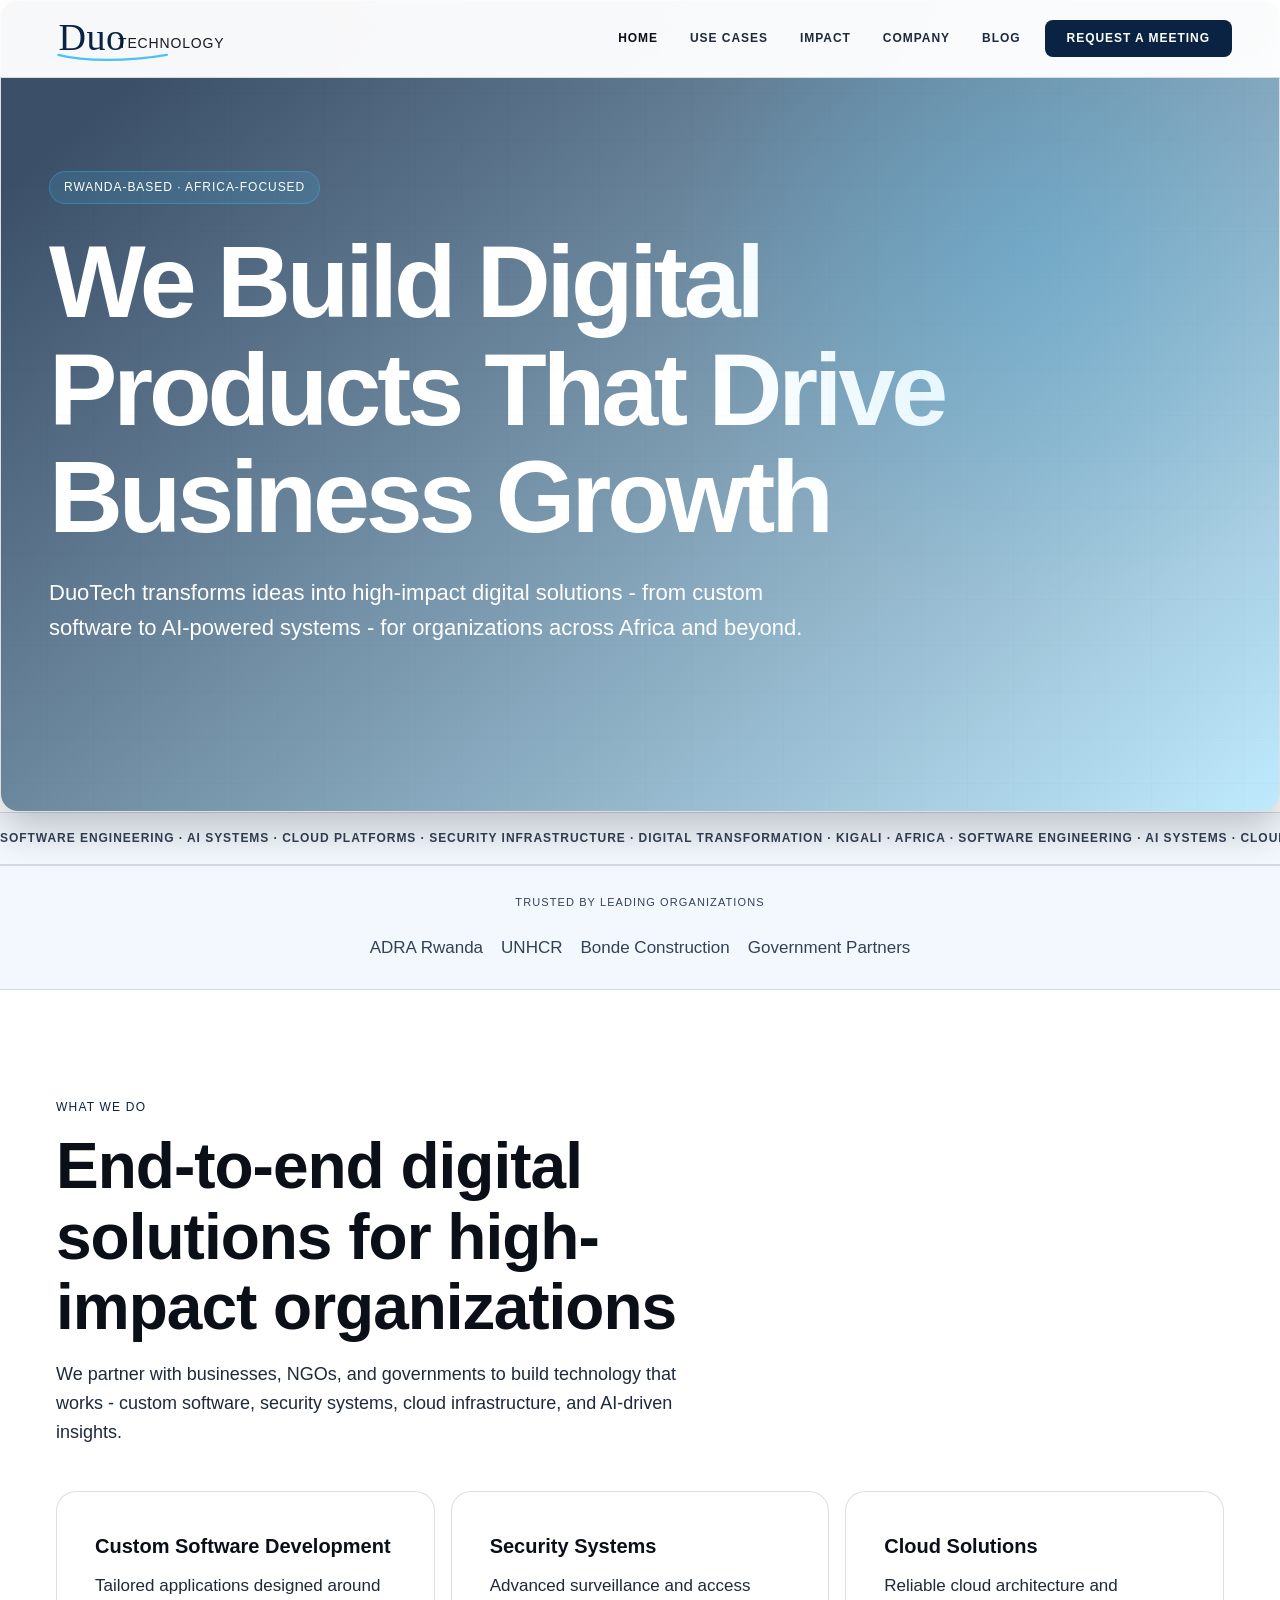
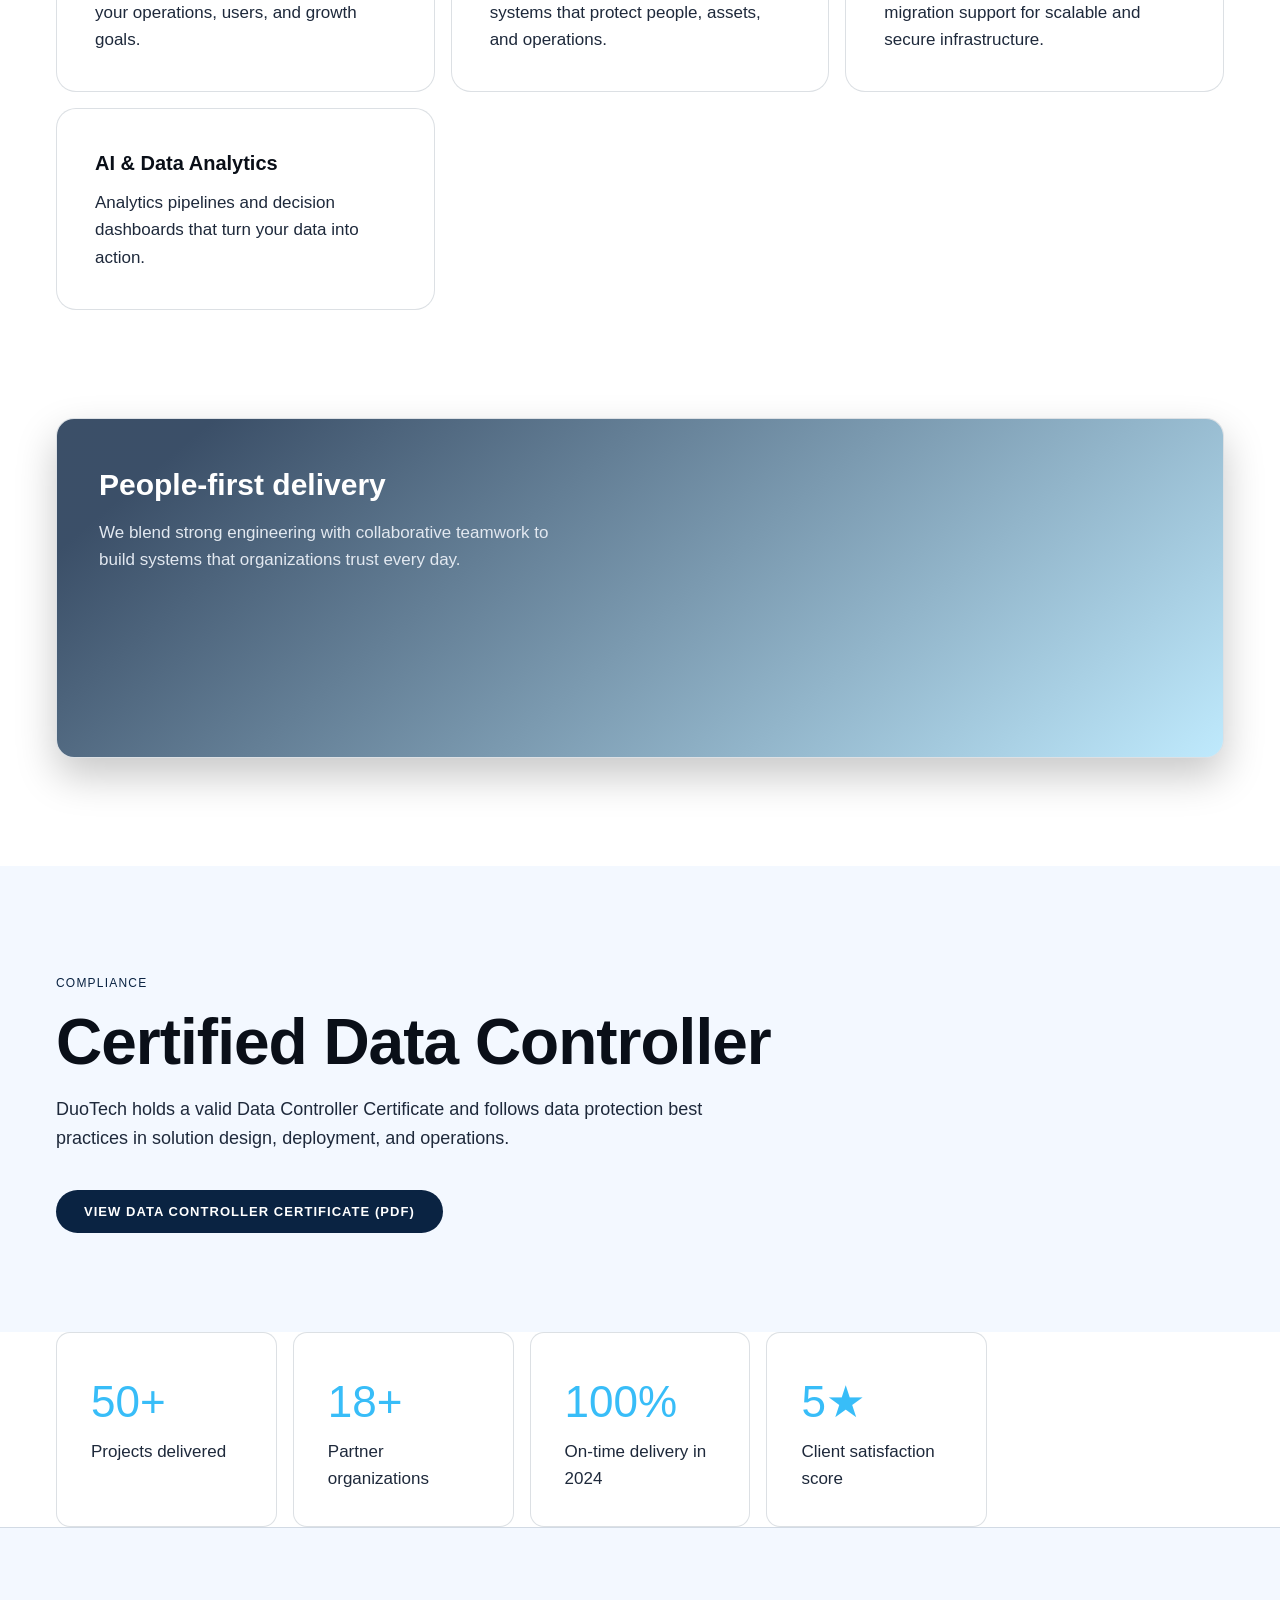
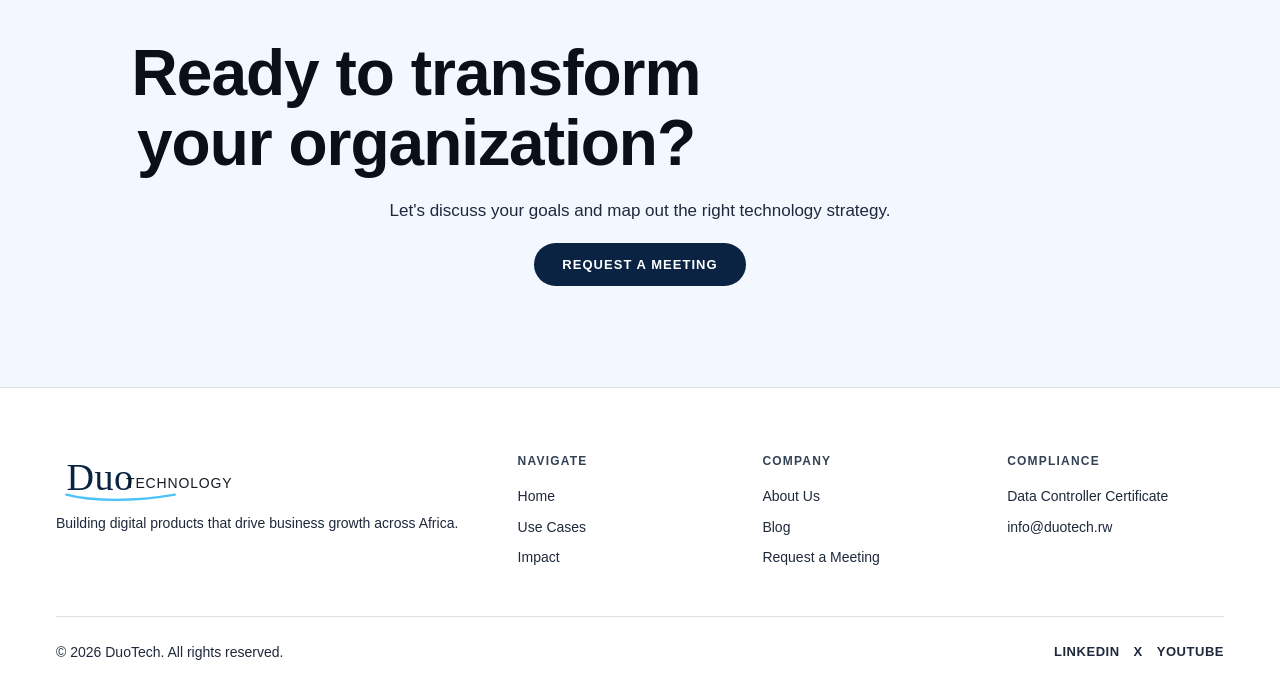
<file: index.html>
<!DOCTYPE html>
<html lang="en">
<head>
  <meta charset="UTF-8">
  <meta name="viewport" content="width=device-width, initial-scale=1.0">
  <title>Duo Technology LTD  - Welcome!</title>
  <meta name="description" content="DuoTech is a Kigali, Rwanda technology company delivering custom software, digital infrastructure, and AI-powered solutions for businesses, NGOs, and institutions across Africa.">
  <meta name="robots" content="index, follow">
  <link rel="canonical" href="https://duotech.rw/">
  <meta property="og:type" content="website">
  <meta property="og:title" content="DuoTech - Digital Solutions from Rwanda">
  <meta property="og:description" content="Professional software development and digital transformation services from Kigali, Rwanda.">
  <meta property="og:url" content="https://duotech.rw/">
  <meta property="og:image" content="https://images.unsplash.com/photo-1517048676732-d65bc937f952?auto=format&fit=crop&w=1600&q=80">
  <meta name="twitter:card" content="summary_large_image">
  <meta name="twitter:title" content="DuoTech - Digital Solutions from Rwanda">
  <meta name="twitter:description" content="Professional software development and digital transformation services from Kigali, Rwanda.">
  <meta name="twitter:image" content="https://images.unsplash.com/photo-1517048676732-d65bc937f952?auto=format&fit=crop&w=1600&q=80">
  <link rel="icon" type="image/svg+xml" href="images/duotech-wordmark.svg">
  <link rel="stylesheet" href="styles.css">
  <script src="js/components.js" defer></script>
  <script type="application/ld+json">
    {
      "@context": "https://schema.org",
      "@type": "Organization",
      "name": "DuoTech",
      "url": "https://duotech.rw",
      "logo": "https://duotech.rw/images/duotech-wordmark.svg",
      "description": "Kigali-based software and digital transformation company serving organizations in Rwanda and across Africa.",
      "email": "info@duotech.rw",
      "address": {
        "@type": "PostalAddress",
        "addressLocality": "Kigali",
        "addressCountry": "RW"
      }
    }
  </script>
</head>
<body>
  <site-nav active="home"></site-nav>
  <div class="blend-card" style="background-image:url('https://images.unsplash.com/photo-1598605170898-853b9ae903fc?auto=format&fit=crop&w=1600&q=80');">
  <div class="hero">
    <div class="hero-grid"></div>
    <div class="hero-glow"></div>
    <div class="hero-tag">Rwanda-based · Africa-focused</div>
    <h1>We Build Digital Products That Drive Business Growth</h1>
    <p class="hero-sub">DuoTech transforms ideas into high-impact digital solutions - from custom software to AI-powered systems - for organizations across Africa and beyond.</p>
  </div>
  </div>
  <div class="ecosystem-strip" aria-label="DuoTech ecosystem">
    <div class="ecosystem-track">
      Software Engineering · AI Systems · Cloud Platforms · Security Infrastructure · Digital Transformation · Kigali · Africa · Software Engineering · AI Systems · Cloud Platforms · Security Infrastructure · Digital Transformation · Kigali · Africa
    </div>
  </div>

  <div class="trusted">
    <div class="trusted-label">Trusted by leading organizations</div>
    <div class="trusted-logos">
      <span>ADRA Rwanda</span><span>UNHCR</span><span>Bonde Construction</span><span>Government Partners</span>
    </div>
  </div>

  <section>
    <div class="section-tag">What We Do</div>
    <h2>End-to-end digital solutions for high-impact organizations</h2>
    <p class="lead">We partner with businesses, NGOs, and governments to build technology that works - custom software, security systems, cloud infrastructure, and AI-driven insights.</p>
    <div class="cards">
      <div class="card"><h3>Custom Software Development</h3><p>Tailored applications designed around your operations, users, and growth goals.</p></div>
      <div class="card"><h3>Security Systems</h3><p>Advanced surveillance and access systems that protect people, assets, and operations.</p></div>
      <div class="card"><h3>Cloud Solutions</h3><p>Reliable cloud architecture and migration support for scalable and secure infrastructure.</p></div>
      <div class="card"><h3>AI & Data Analytics</h3><p>Analytics pipelines and decision dashboards that turn your data into action.</p></div>
    </div>
  </section>

  <section class="blend-showcase">
    <div class="blend-card" style="background-image:url('https://images.unsplash.com/photo-1598605170898-853b9ae903fc?auto=format&fit=crop&w=1600&q=80');">
      <div class="blend-content">
        <h3>People-first delivery</h3>
        <p>We blend strong engineering with collaborative teamwork to build systems that organizations trust every day.</p>
      </div>
    </div>
  </section>
  <section class="alt">
    <div class="section-tag">Compliance</div>
    <h2>Certified Data Controller</h2>
    <p class="lead">DuoTech holds a valid Data Controller Certificate and follows data protection best practices in solution design, deployment, and operations.</p>
    <a class="btn-primary" href="pdf/data_controller.pdf" target="_blank" rel="noopener noreferrer">View Data Controller Certificate (PDF)</a>
  </section>

  <section style="padding-top:0;padding-bottom:0;">
    <div class="metrics">
      <div class="metric"><div class="metric-num">50+</div><div class="metric-label">Projects delivered</div></div>
      <div class="metric"><div class="metric-num">18+</div><div class="metric-label">Partner organizations</div></div>
      <div class="metric"><div class="metric-num">100%</div><div class="metric-label">On-time delivery in 2024</div></div>
      <div class="metric"><div class="metric-num">5★</div><div class="metric-label">Client satisfaction score</div></div>
    </div>
  </section>

  <div class="cta-banner">
    <h2>Ready to transform your organization?</h2>
    <p>Let's discuss your goals and map out the right technology strategy.</p>
    <a href="pages/meeting.html" class="btn-primary">Request a Meeting</a>
  </div>

  <site-footer></site-footer>
</body>
</html>
</file>
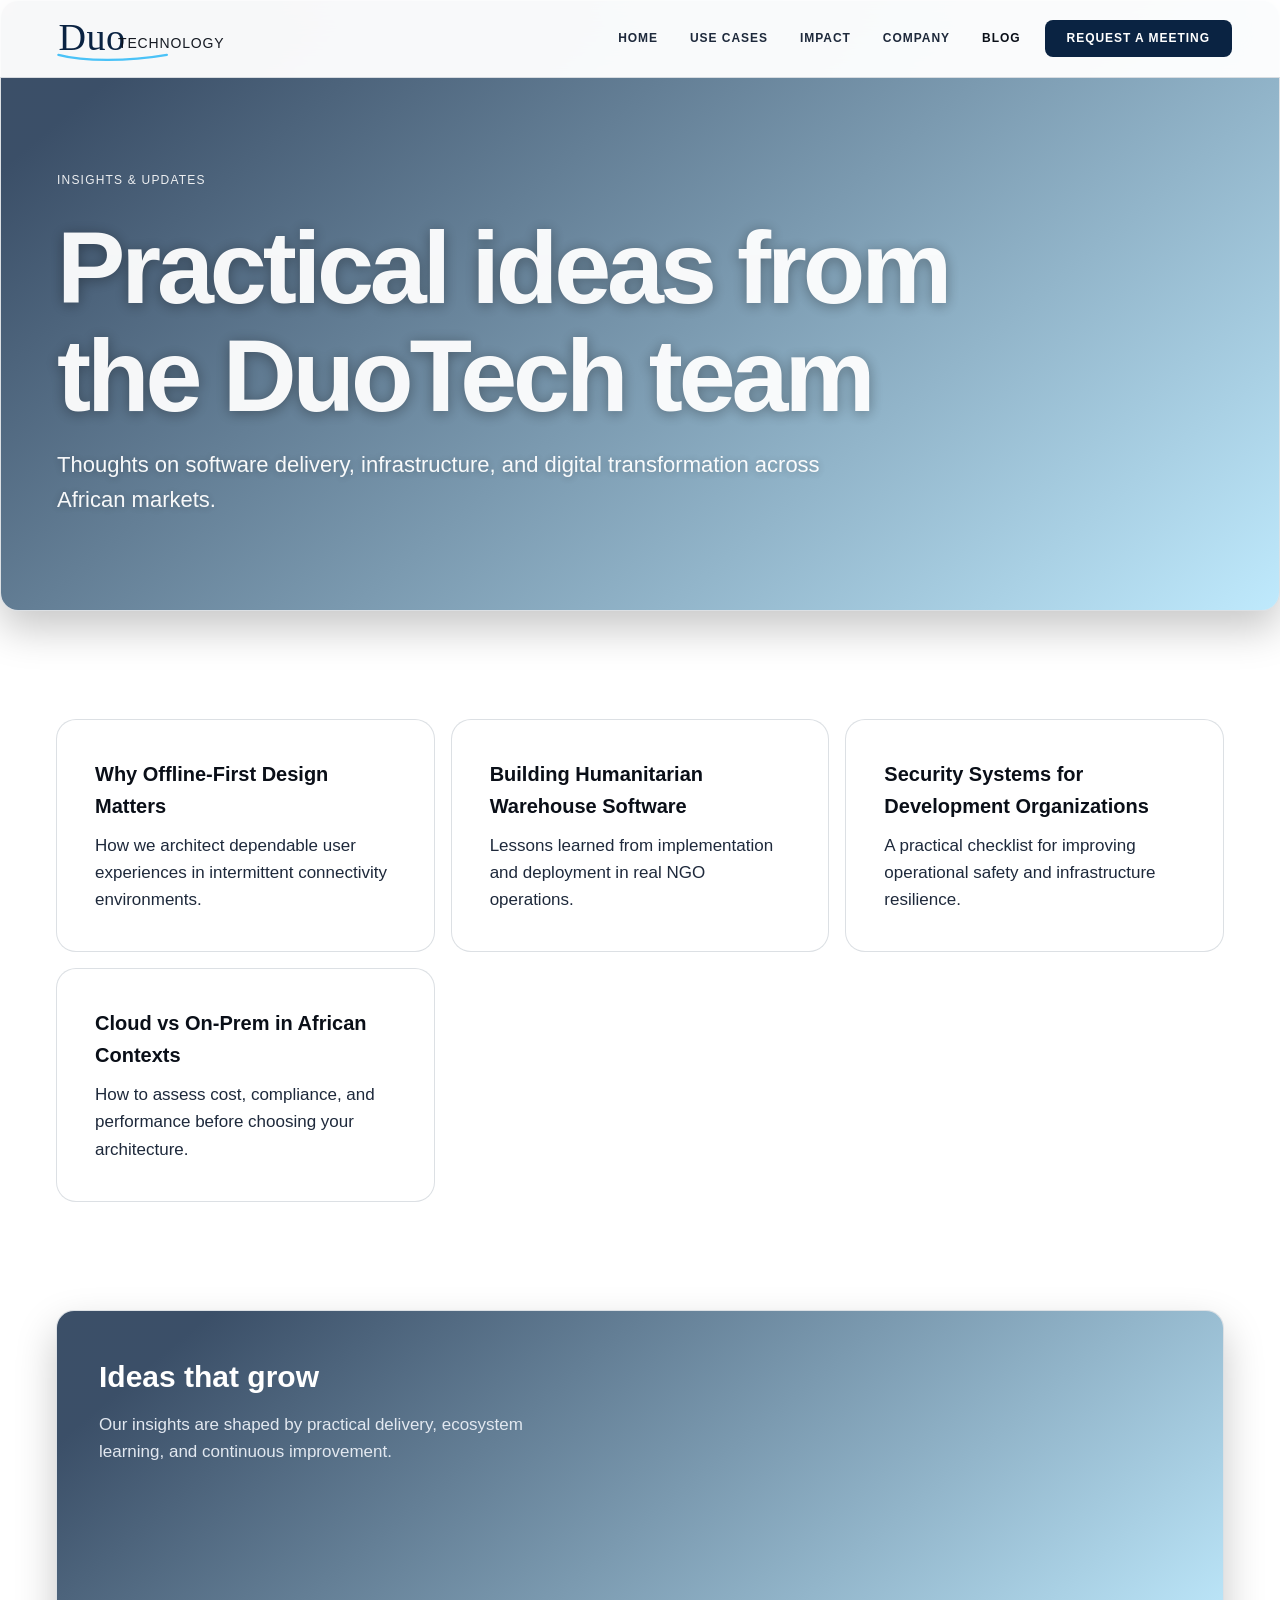
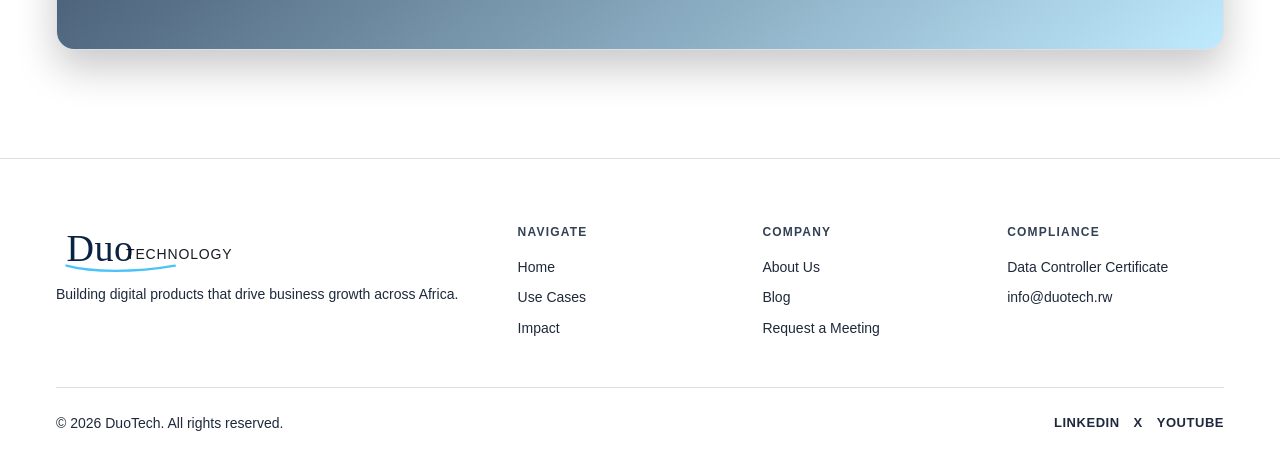
<file: pages/blog.html>
<!DOCTYPE html>
<html lang="en">
<head>
  <meta charset="UTF-8">
  <meta name="viewport" content="width=device-width, initial-scale=1.0">
  <title>DuoTech - Blog</title>
  <meta name="description" content="Insights from DuoTech on software engineering, digital transformation, and technology delivery in Rwanda and across Africa.">
  <meta name="robots" content="index, follow">
  <link rel="canonical" href="https://duotech.rw/pages/blog.html">
  <link rel="icon" type="image/svg+xml" href="../images/duotech-wordmark.svg">
  <link rel="stylesheet" href="../styles.css">
  <script src="../js/components.js" defer></script>
</head>
<body>
  <site-nav active="blog"></site-nav>
  <page-header
    images="background-image:url('https://images.unsplash.com/photo-1489640818597-89b1edc97db5?auto=format&fit=crop&w=1600&q=80');"
    tag="Insights & Updates"
    title="Practical ideas from the DuoTech team"
    subtitle="Thoughts on software delivery, infrastructure, and digital transformation across African markets.">
  </page-header>
  <section>
    <div class="cards">
      <div class="card"><h3>Why Offline-First Design Matters</h3><p>How we architect dependable user experiences in intermittent connectivity environments.</p></div>
      <div class="card"><h3>Building Humanitarian Warehouse Software</h3><p>Lessons learned from implementation and deployment in real NGO operations.</p></div>
      <div class="card"><h3>Security Systems for Development Organizations</h3><p>A practical checklist for improving operational safety and infrastructure resilience.</p></div>
      <div class="card"><h3>Cloud vs On-Prem in African Contexts</h3><p>How to assess cost, compliance, and performance before choosing your architecture.</p></div>
    </div>
  </section>
  <section class="blend-showcase">
    <div class="blend-card" style="background-image:url('https://images.unsplash.com/photo-1463320726281-696a485928c7?auto=format&fit=crop&w=1600&q=80');">
      <div class="blend-content">
        <h3>Ideas that grow</h3>
        <p>Our insights are shaped by practical delivery, ecosystem learning, and continuous improvement.</p>
      </div>
    </div>
  </section>
  <site-footer></site-footer>
</body>
</html>
</file>
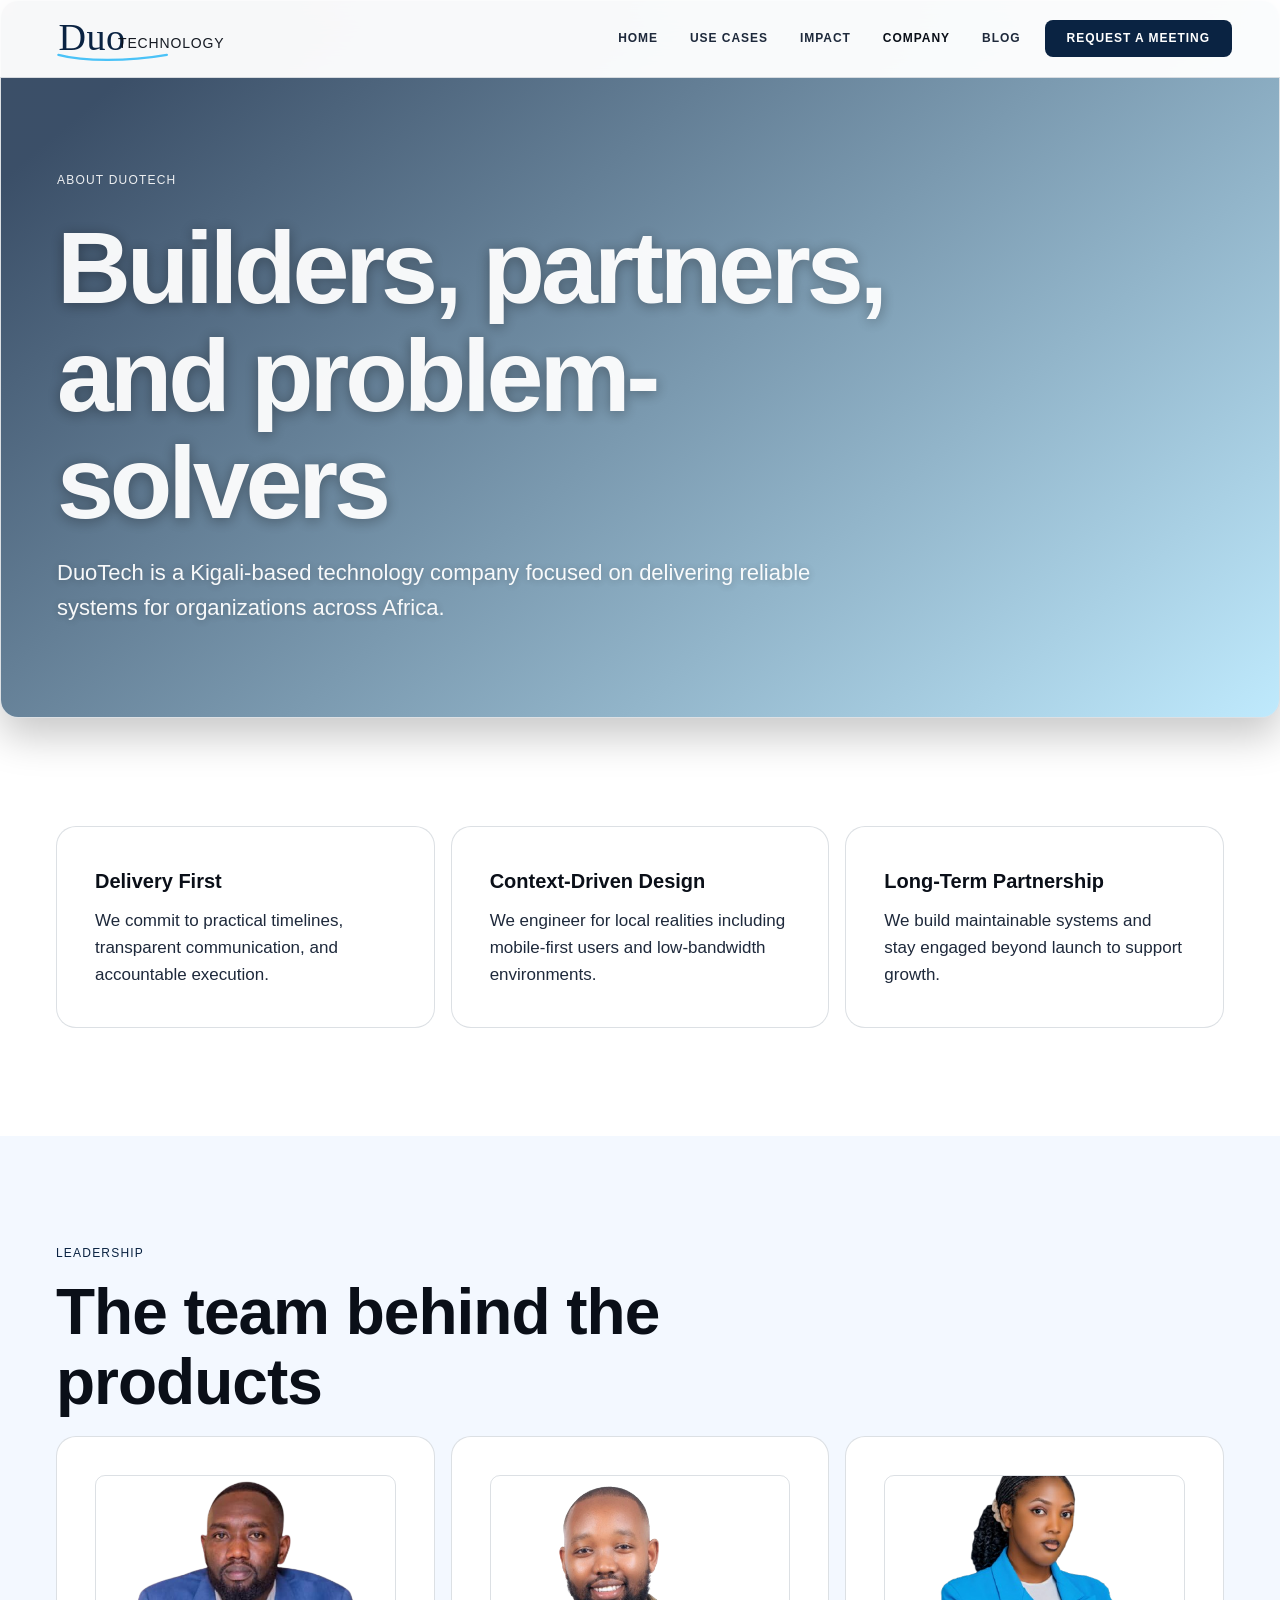
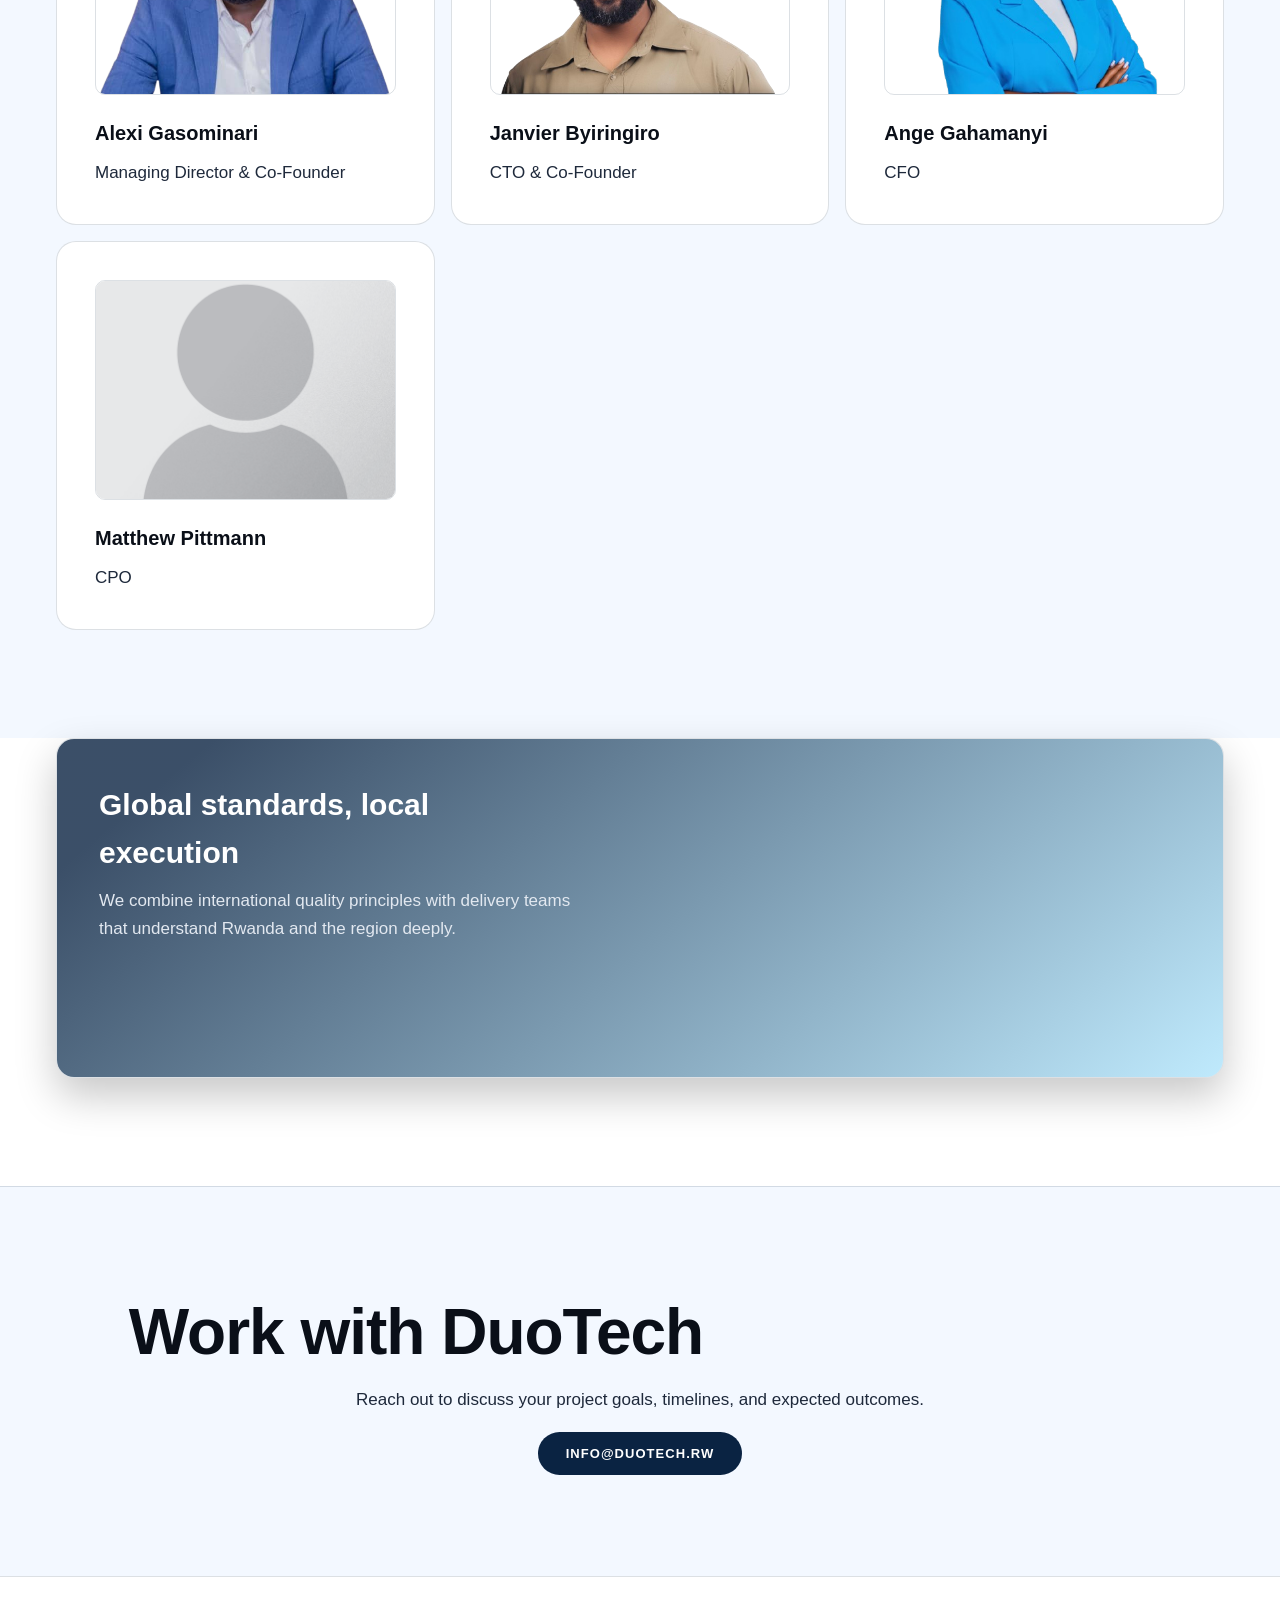
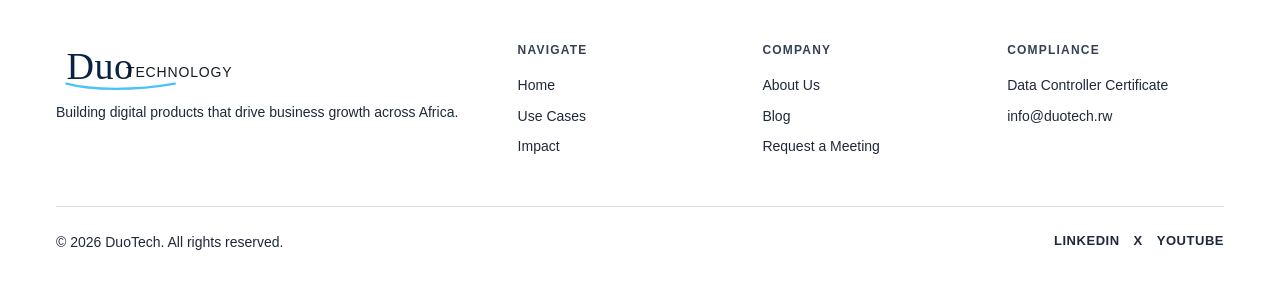
<file: pages/company.html>
<!DOCTYPE html>
<html lang="en">
<head>
  <meta charset="UTF-8">
  <meta name="viewport" content="width=device-width, initial-scale=1.0">
  <title>DuoTech - Company</title>
  <meta name="description" content="About DuoTech, a Kigali-based technology company with a Rwanda-first approach to software delivery and digital innovation.">
  <meta name="robots" content="index, follow">
  <link rel="canonical" href="https://duotech.rw/pages/company.html">
  <link rel="icon" type="image/svg+xml" href="../images/duotech-wordmark.svg">
  <link rel="stylesheet" href="../styles.css">
  <script src="../js/components.js" defer></script>
</head>
<body>
  <site-nav active="company"></site-nav>
  <page-header
    images="background-image:url('https://images.unsplash.com/photo-1641295438018-fb626fcdd87f?auto=format&fit=crop&w=1600&q=80');"
    tag="About DuoTech"
    title="Builders, partners, and problem-solvers"
    subtitle="DuoTech is a Kigali-based technology company focused on delivering reliable systems for organizations across Africa.">
  </page-header>
  <section>
    <div class="cards">
      <div class="card"><h3>Delivery First</h3><p>We commit to practical timelines, transparent communication, and accountable execution.</p></div>
      <div class="card"><h3>Context-Driven Design</h3><p>We engineer for local realities including mobile-first users and low-bandwidth environments.</p></div>
      <div class="card"><h3>Long-Term Partnership</h3><p>We build maintainable systems and stay engaged beyond launch to support growth.</p></div>
    </div>
  </section>
  <section class="alt">
    <div class="section-tag">Leadership</div>
    <h2>The team behind the products</h2>
    <div class="cards">
      <div class="card">
        <img class="team-photo" src="../images/gasomi.png" alt="Alexi Gasominari portrait">
        <h3>Alexi Gasominari</h3>
        <p>Managing Director & Co-Founder</p>
      </div>
      <div class="card">
        <img class="team-photo" src="../images/by.png" alt="Janvier Byiringiro portrait">
        <h3>Janvier Byiringiro</h3>
        <p>CTO & Co-Founder</p>
      </div>
      <div class="card">
        <img class="team-photo" src="../images/ange.png" alt="Ange Gahamanyi portrait">
        <h3>Ange Gahamanyi</h3>
        <p>CFO</p>
      </div>
      <div class="card">
        <img class="team-photo" src="../images/Portrait_Placeholder.png" alt="Matthew Pittmann portrait">
        <h3>Matthew Pittmann </h3>
        <p>CPO</p>
      </div>
    </div>
  </section>
  <section class="blend-showcase">
    <div class="blend-card" style="background-image:url('https://images.unsplash.com/photo-1448630360428-65456885c650?auto=format&fit=crop&w=1600&q=80');">
      <div class="blend-content">
        <h3>Global standards, local execution</h3>
        <p>We combine international quality principles with delivery teams that understand Rwanda and the region deeply.</p>
      </div>
    </div>
  </section>
  <div class="cta-banner"><h2>Work with DuoTech</h2><p>Reach out to discuss your project goals, timelines, and expected outcomes.</p><a href="mailto:info@duotech.rw" class="btn-primary">info@duotech.rw</a></div>
  <site-footer></site-footer>
</body>
</html>
</file>
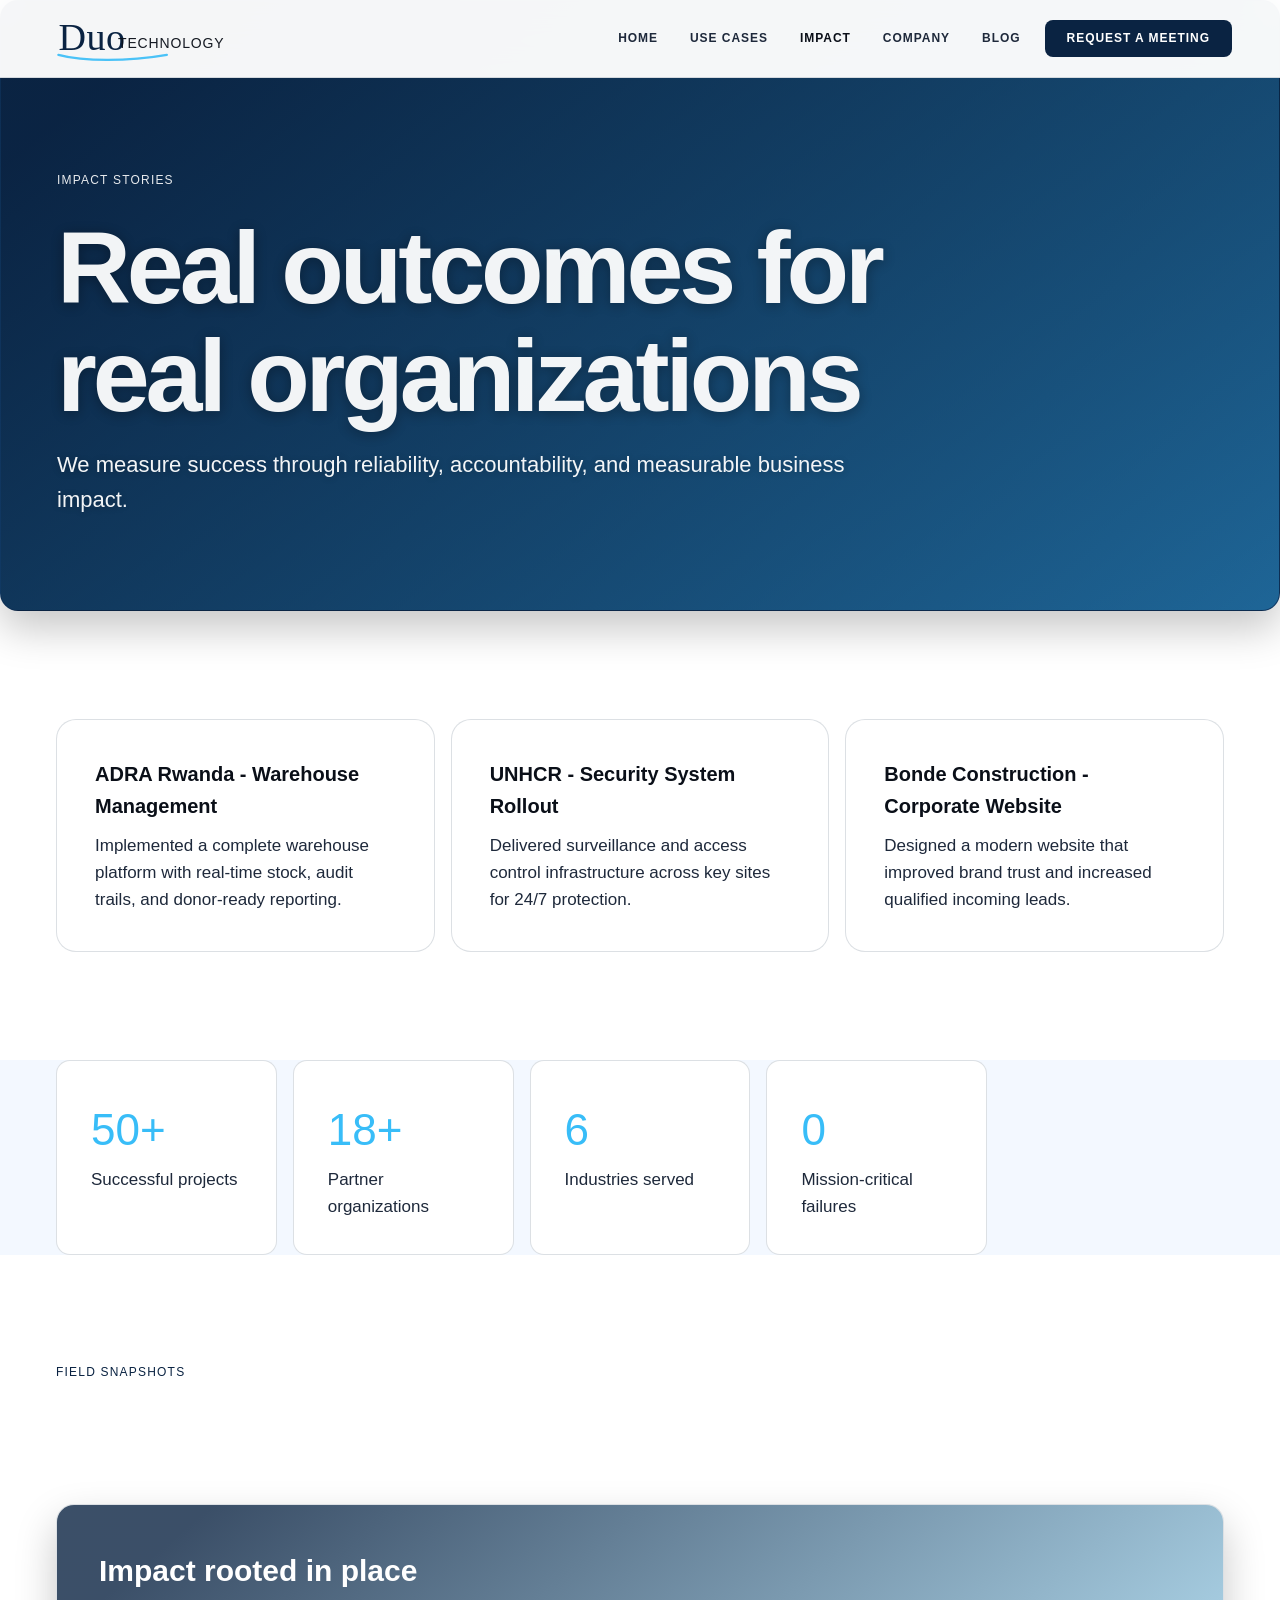
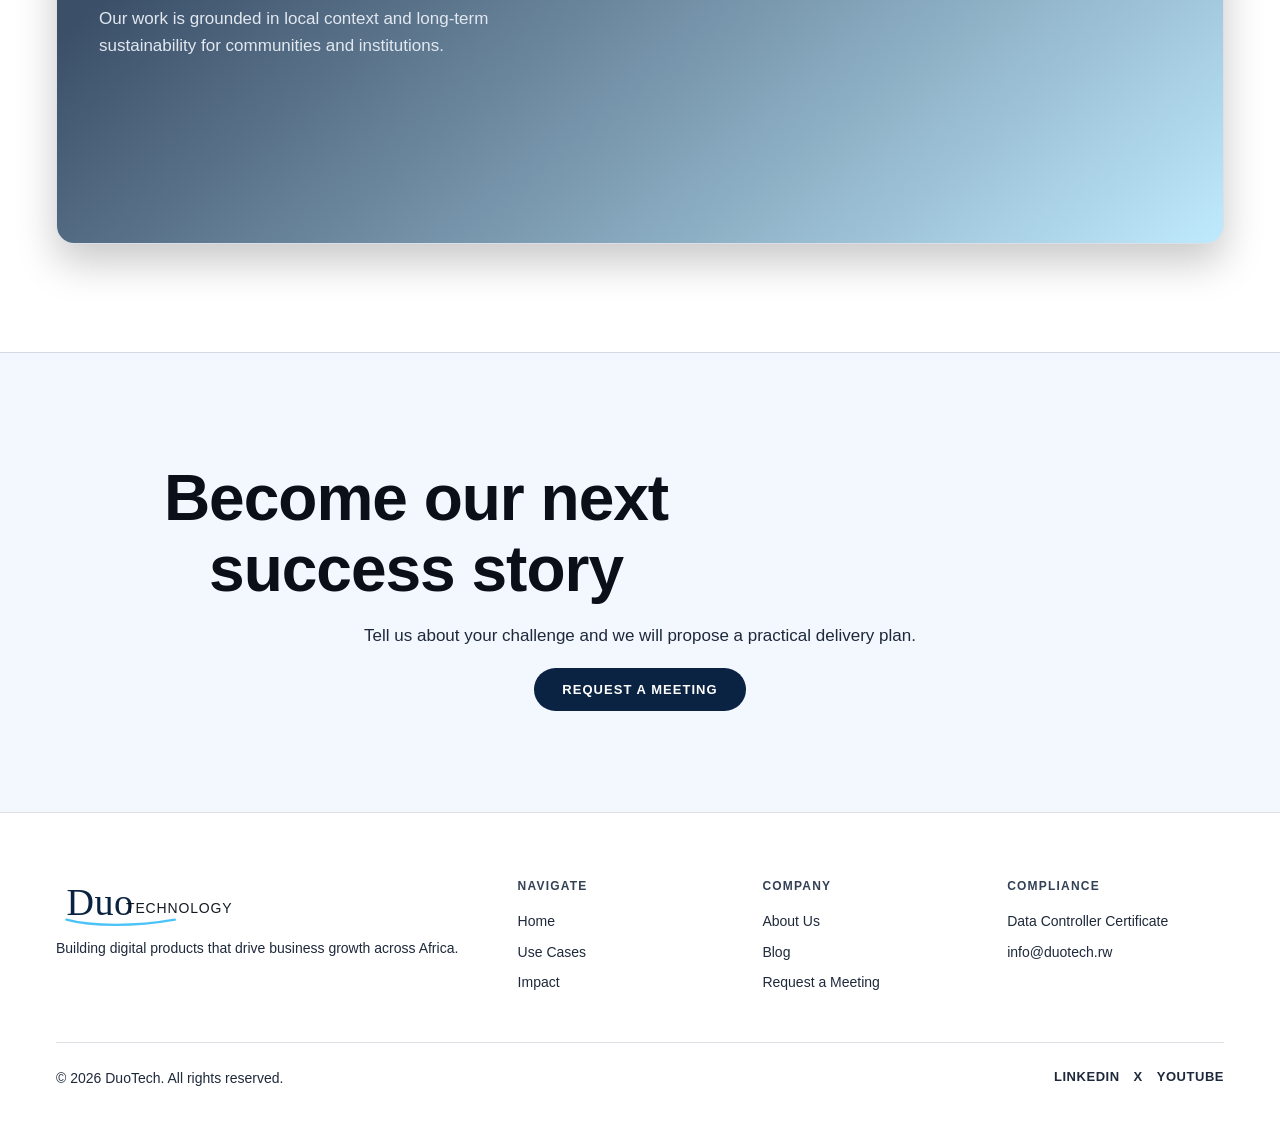
<file: pages/impact.html>
<!DOCTYPE html>
<html lang="en">
<head>
  <meta charset="UTF-8">
  <meta name="viewport" content="width=device-width, initial-scale=1.0">
  <title>DuoTech - Impact</title>
  <meta name="description" content="Explore DuoTech impact stories across Rwanda and Africa, including software delivery, digital infrastructure, and measurable project outcomes.">
  <meta name="robots" content="index, follow">
  <link rel="canonical" href="https://duotech.rw/pages/impact.html">
  <link rel="icon" type="image/svg+xml" href="../images/duotech-wordmark.svg">
  <link rel="stylesheet" href="../styles.css">
  <script src="../js/components.js" defer></script>
</head>
<body>
  <site-nav active="impact"></site-nav>
  <page-header
    tag="Impact Stories"
    title="Real outcomes for real organizations"
    subtitle="We measure success through reliability, accountability, and measurable business impact.">
  </page-header>
  <section>
    <div class="cards">
      <div class="card"><h3>ADRA Rwanda - Warehouse Management</h3><p>Implemented a complete warehouse platform with real-time stock, audit trails, and donor-ready reporting.</p></div>
      <div class="card"><h3>UNHCR - Security System Rollout</h3><p>Delivered surveillance and access control infrastructure across key sites for 24/7 protection.</p></div>
      <div class="card"><h3>Bonde Construction - Corporate Website</h3><p>Designed a modern website that improved brand trust and increased qualified incoming leads.</p></div>
    </div>
  </section>
  <section class="alt" style="padding-top:0;padding-bottom:0;"><div class="metrics"><div class="metric"><div class="metric-num">50+</div><div class="metric-label">Successful projects</div></div><div class="metric"><div class="metric-num">18+</div><div class="metric-label">Partner organizations</div></div><div class="metric"><div class="metric-num">6</div><div class="metric-label">Industries served</div></div><div class="metric"><div class="metric-num">0</div><div class="metric-label">Mission-critical failures</div></div></div></section>
  <section>
    <div class="section-tag">Field Snapshots</div>
  </section>
  <section class="blend-showcase">
    <div class="blend-card" style="background-image:url('https://images.unsplash.com/photo-1472396961693-142e6e269027?auto=format&fit=crop&w=1600&q=80');">
      <div class="blend-content">
        <h3>Impact rooted in place</h3>
        <p>Our work is grounded in local context and long-term sustainability for communities and institutions.</p>
      </div>
    </div>
  </section>
  <div class="cta-banner"><h2>Become our next success story</h2><p>Tell us about your challenge and we will propose a practical delivery plan.</p><a href="meeting.html" class="btn-primary">Request a Meeting</a></div>
  <site-footer></site-footer>
</body>
</html>
</file>
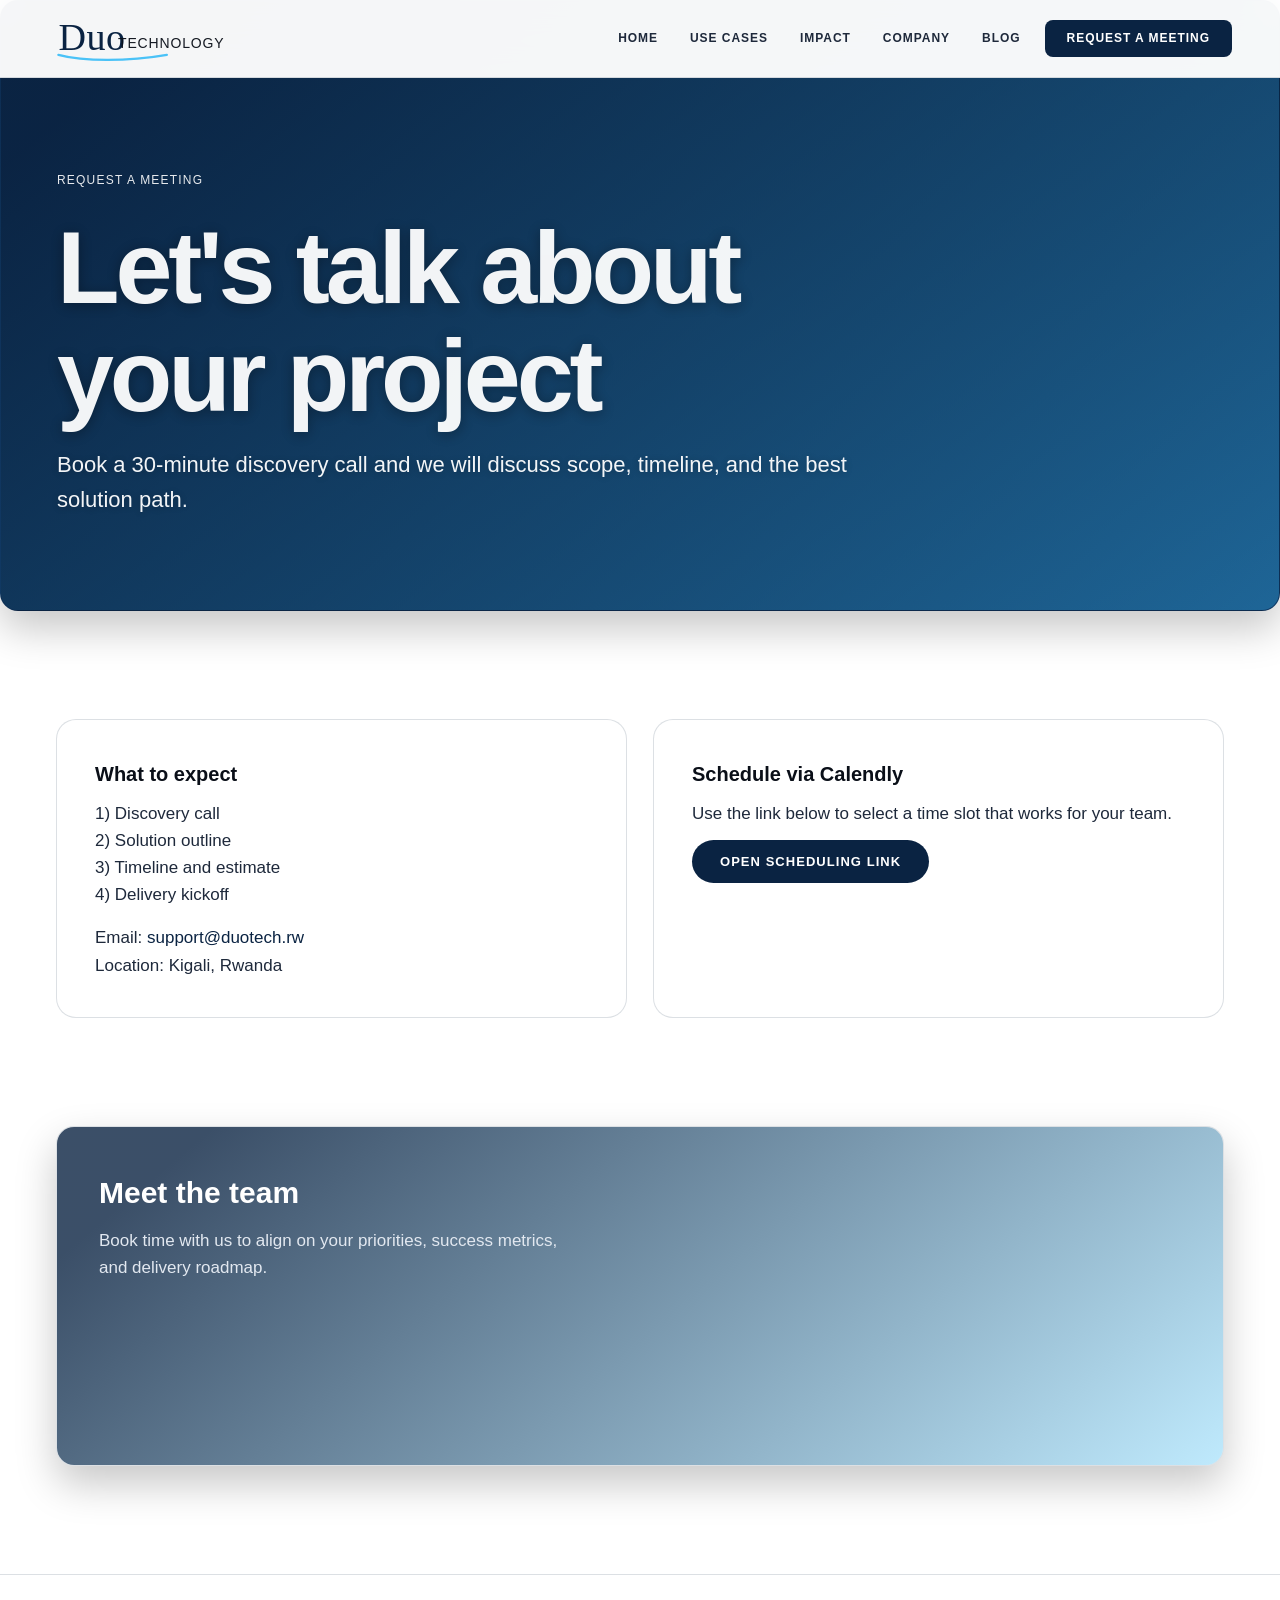
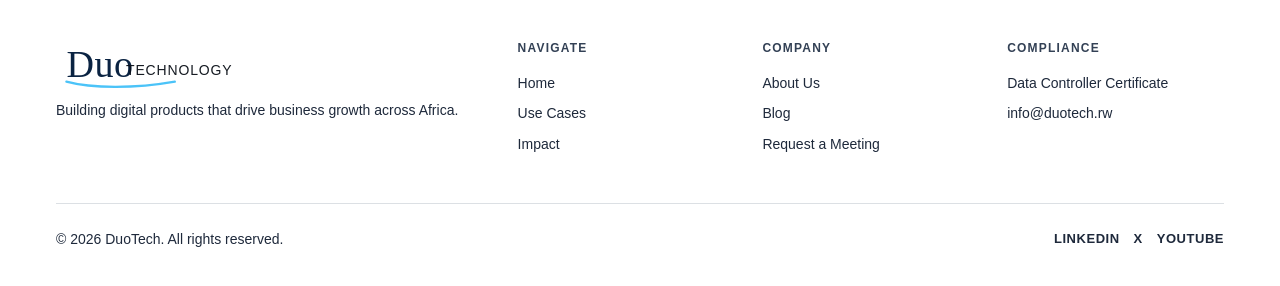
<file: pages/meeting.html>
<!DOCTYPE html>
<html lang="en">
<head>
  <meta charset="UTF-8">
  <meta name="viewport" content="width=device-width, initial-scale=1.0">
  <title>DuoTech - Request a Meeting</title>
  <meta name="description" content="Book a DuoTech meeting to discuss software projects, digital systems, and transformation strategy from our Kigali office.">
  <meta name="robots" content="index, follow">
  <link rel="canonical" href="https://duotech.rw/pages/meeting.html">
  <link rel="icon" type="image/svg+xml" href="../images/duotech-wordmark.svg">
  <link rel="stylesheet" href="../styles.css">
  <script src="../js/components.js" defer></script>
</head>
<body>
  <site-nav active="meeting"></site-nav>
  <page-header
    tag="Request a Meeting"
    title="Let's talk about your project"
    subtitle="Book a 30-minute discovery call and we will discuss scope, timeline, and the best solution path.">
  </page-header>
  <section>
    <div class="split">
      <div class="card">
        <h3>What to expect</h3>
        <p>1) Discovery call<br>2) Solution outline<br>3) Timeline and estimate<br>4) Delivery kickoff</p>
        <p style="margin-top:16px;">Email: <a href="mailto:support@duotech.rw" style="color:var(--accent);text-decoration:none;">support@duotech.rw</a><br>Location: Kigali, Rwanda</p>
      </div>
      <div class="card">
        <h3>Schedule via Calendly</h3>
        <p>Use the link below to select a time slot that works for your team.</p>
        <p style="margin-top:20px;"><a href="https://calendly.com/jenzzly/duotech-meeting" target="_blank" rel="noopener noreferrer" class="btn-primary">Open Scheduling Link</a></p>
      </div>
    </div>
  </section>
  <section class="blend-showcase">
    <div class="blend-card" style="background-image:url('https://images.unsplash.com/photo-1517048676732-d65bc937f952?auto=format&fit=crop&w=1600&q=80');">
      <div class="blend-content">
        <h3>Meet the team</h3>
        <p>Book time with us to align on your priorities, success metrics, and delivery roadmap.</p>
      </div>
    </div>
  </section>
  <site-footer></site-footer>
</body>
</html>
</file>
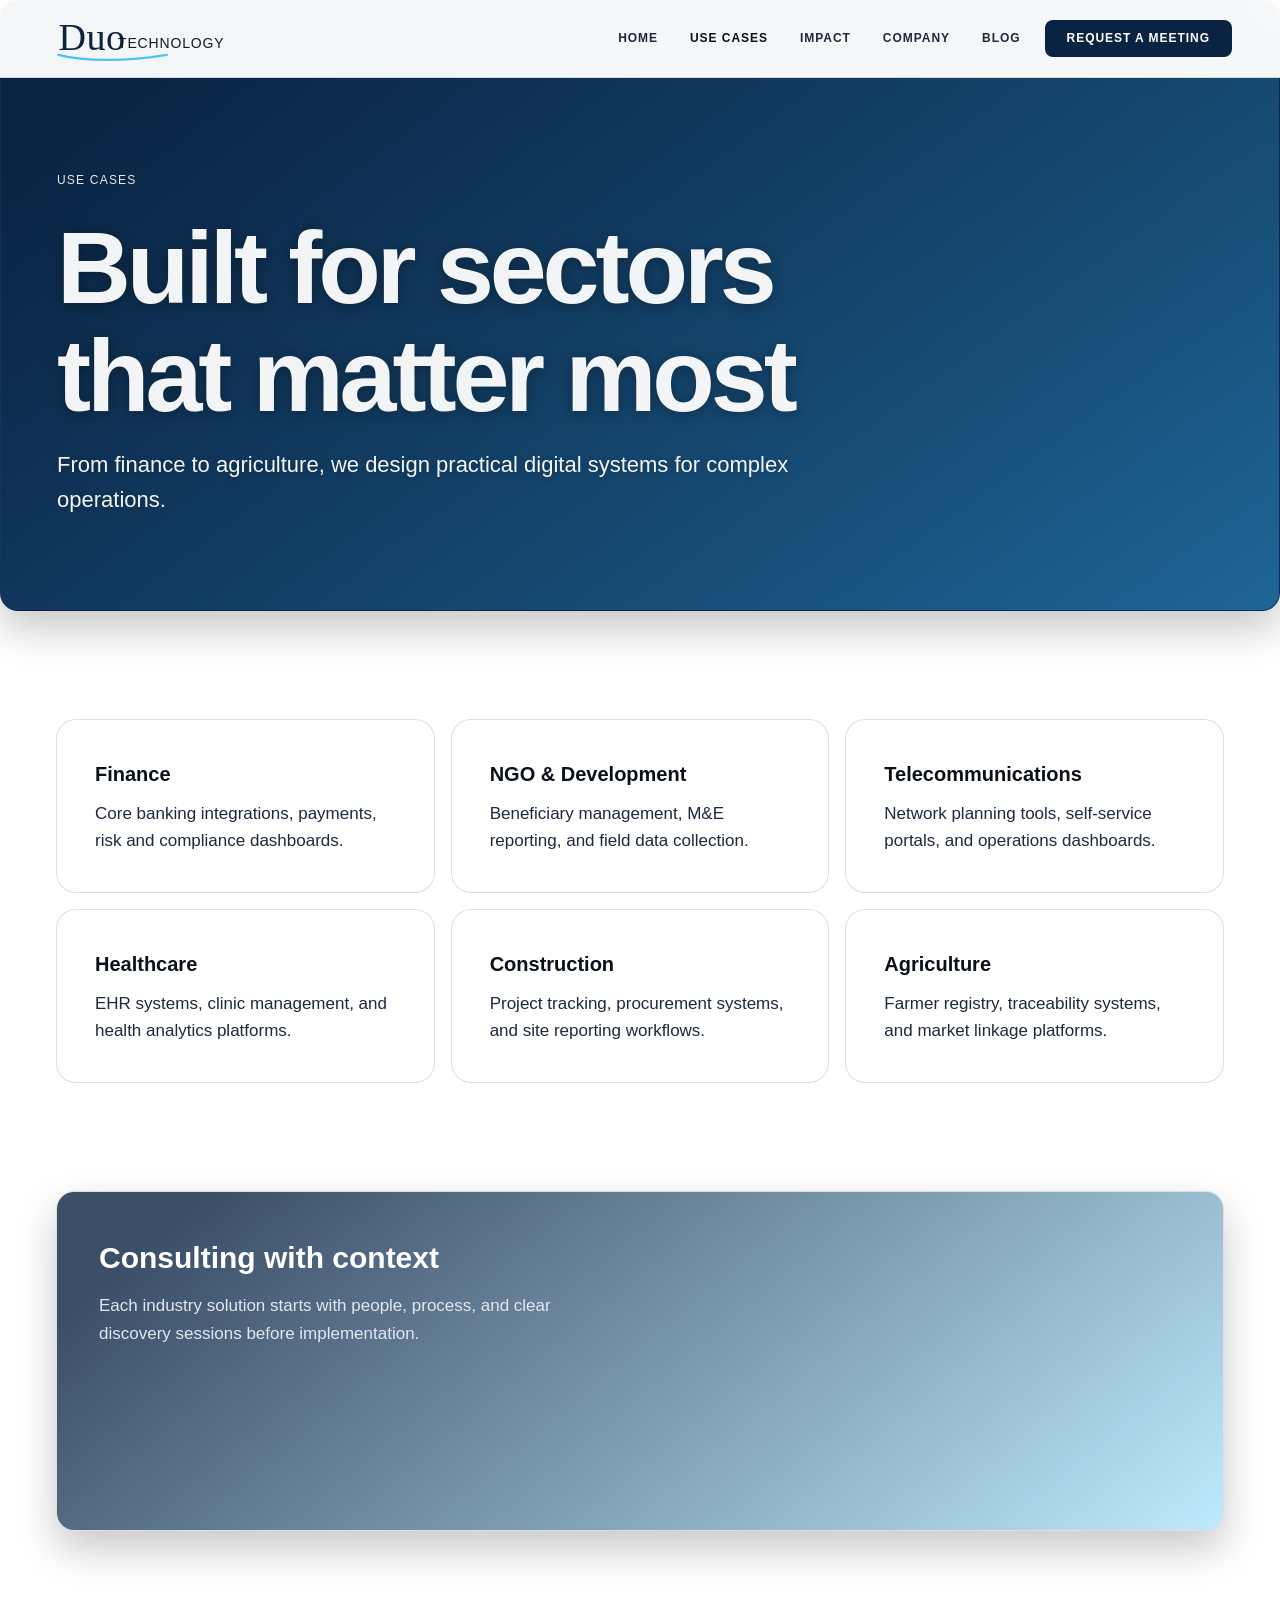
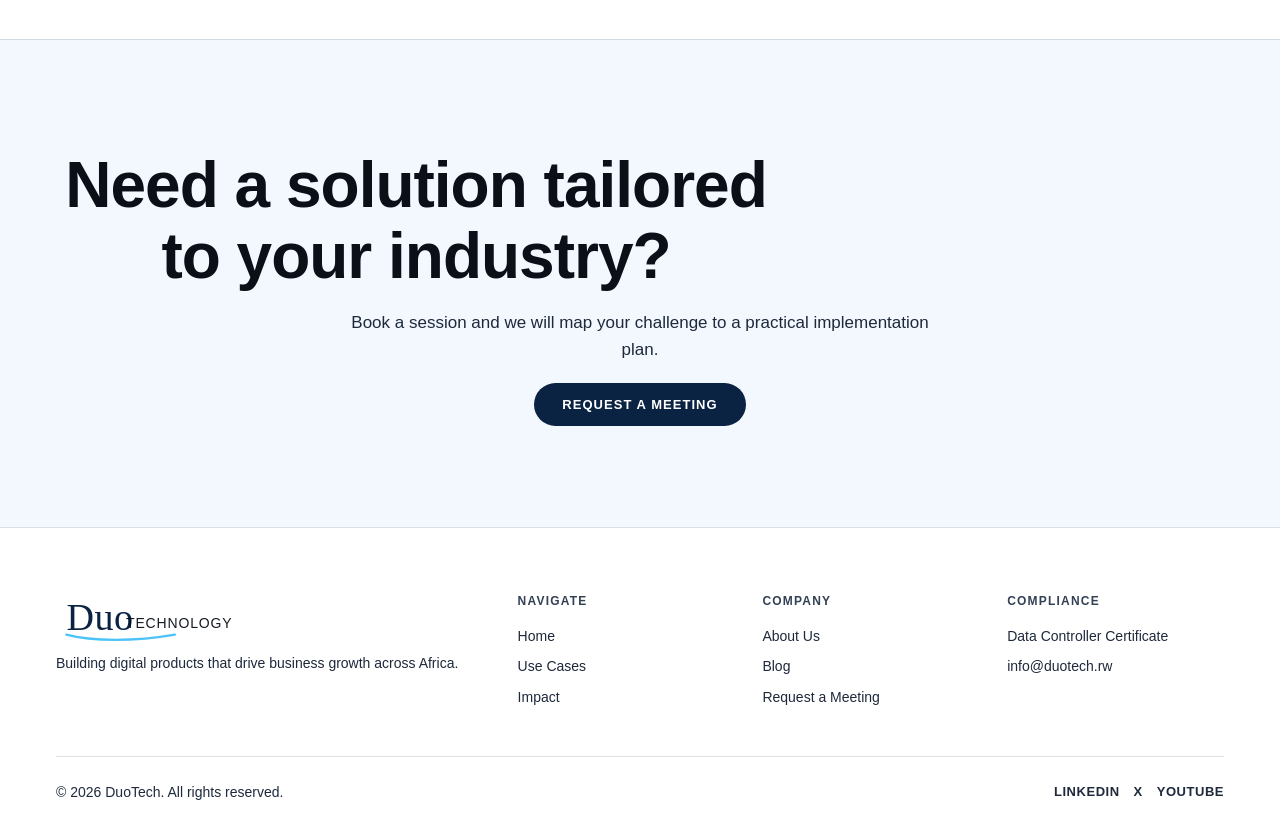
<file: pages/usecases.html>
<!DOCTYPE html>
<html lang="en">
<head>
  <meta charset="UTF-8">
  <meta name="viewport" content="width=device-width, initial-scale=1.0">
  <title>DuoTech - Use Cases</title>
  <meta name="description" content="DuoTech industry solutions for finance, NGOs, telecom, healthcare, construction, and agriculture, built from Rwanda for African organizations.">
  <meta name="robots" content="index, follow">
  <link rel="canonical" href="https://duotech.rw/pages/usecases.html">
  <link rel="icon" type="image/svg+xml" href="../images/duotech-wordmark.svg">
  <link rel="stylesheet" href="../styles.css">
  <script src="../js/components.js" defer></script>
</head>
<body>
  <site-nav active="usecases"></site-nav>
  <page-header
    tag="Use Cases"
    title="Built for sectors that matter most"
    subtitle="From finance to agriculture, we design practical digital systems for complex operations.">
  </page-header>
  <section>
    <div class="cards">
      <div class="card"><h3>Finance</h3><p>Core banking integrations, payments, risk and compliance dashboards.</p></div>
      <div class="card"><h3>NGO & Development</h3><p>Beneficiary management, M&E reporting, and field data collection.</p></div>
      <div class="card"><h3>Telecommunications</h3><p>Network planning tools, self-service portals, and operations dashboards.</p></div>
      <div class="card"><h3>Healthcare</h3><p>EHR systems, clinic management, and health analytics platforms.</p></div>
      <div class="card"><h3>Construction</h3><p>Project tracking, procurement systems, and site reporting workflows.</p></div>
      <div class="card"><h3>Agriculture</h3><p>Farmer registry, traceability systems, and market linkage platforms.</p></div>
    </div>
  </section>
  <section class="blend-showcase">
    <div class="blend-card" style="background-image:url('https://images.unsplash.com/photo-1552664730-d307ca884978?auto=format&fit=crop&w=1600&q=80');">
      <div class="blend-content">
        <h3>Consulting with context</h3>
        <p>Each industry solution starts with people, process, and clear discovery sessions before implementation.</p>
      </div>
    </div>
  </section>
  <div class="cta-banner">
    <h2>Need a solution tailored to your industry?</h2>
    <p>Book a session and we will map your challenge to a practical implementation plan.</p>
    <a href="meeting.html" class="btn-primary">Request a Meeting</a>
  </div>
  <site-footer></site-footer>
</body>
</html>
</file>
<file: styles.css>
:root {
  --bg: #ffffff;
  --bg2: #f3f8ff;
  --bg3: #ffffff;
  --surface: #0a2342;
  --border: rgba(10, 35, 66, 0.14);
  --border-light: rgba(10, 35, 66, 0.28);
  --text: #0a0f18;
  --text-muted: #1e293b;
  --text-dim: #334155;
  --accent: #0a2342;
  --accent2: #0f172a;
  --accent3: #38bdf8;
  --accent-dim: rgba(56, 189, 248, 0.14);
  --accent2-dim: rgba(10, 35, 66, 0.12);
  --font-display: "Helvetica Neue", Helvetica, Arial, sans-serif;
  --font-body: "Helvetica Neue", Helvetica, Arial, sans-serif;
}

*,
*::before,
*::after {
  box-sizing: border-box;
  margin: 0;
  padding: 0;
}

html {
  scroll-behavior: smooth;
}

body {
  background: var(--bg);
  color: var(--text);
  font-family: var(--font-body);
  font-size: 17px;
  line-height: 1.6;
  overflow-x: hidden;
}

site-nav,
page-header,
site-footer {
  display: block;
}

nav {
  position: fixed;
  top: 0;
  left: 0;
  right: 0;
  z-index: 1000;
  display: flex;
  align-items: center;
  justify-content: space-between;
  padding: 0 48px;
  height: 78px;
  background: rgba(255, 255, 255, 0.96);
  backdrop-filter: blur(16px);
  border-bottom: 1px solid var(--border);
}

.nav-logo {
  display: inline-flex;
  align-items: center;
  justify-content: center;
  gap: 0;
  text-decoration: none;
}

.brand-wordmark {
  width: 150px;
  height: auto;
  display: block;
  transform: translateY(1px);
}

.brand-tail {
  margin-left: -80px;
  font-family: var(--font-body);
  font-size: 14px;
  font-weight: 300;
  color: var(--text);
  letter-spacing: 0.06em;
  text-transform: uppercase;
  line-height: 1;
  transform: translateY(5px);
  opacity: 0.95;
}

.nav-links {
  display: flex;
  align-items: center;
}

.nav-links a {
  font-size: 12px;
  font-weight: 700;
  text-transform: uppercase;
  letter-spacing: 0.08em;
  color: var(--text-muted);
  text-decoration: none;
  padding: 8px 16px;
  transition: color 0.2s;
}

.nav-links a:hover,
.nav-links a.active {
  color: var(--text);
}

.nav-cta {
  background: var(--accent);
  color: #ffffff !important;
  font-weight: 700;
  padding: 9px 22px !important;
  border-radius: 8px;
  margin-left: 8px;
}

.hero {
  color: #ffffff;
  min-height: 90vh;
  display: flex;
  flex-direction: column;
  justify-content: center;
  padding: 140px 48px 96px;
  position: relative;
  overflow: hidden;
}

.hero-grid {
  position: absolute;
  inset: 0;
  opacity: 0.2;
  background-image: linear-gradient(rgba(17, 24, 39, 0.06) 1px, transparent 1px),
    linear-gradient(90deg, rgba(17, 24, 39, 0.06) 1px, transparent 1px);
  background-size: 46px 46px;
}

.hero-glow {
  position: absolute;
  width: 700px;
  height: 700px;
  border-radius: 50%;
  background: radial-gradient(circle, rgba(56, 189, 248, 0.22) 0%, transparent 72%);
  top: -100px;
  right: -100px;
}

.hero-tag {
  color: #ffffff;
  display: inline-flex;
  align-items: center;
  gap: 8px;
  background: var(--accent-dim);
  border: 1px solid rgba(56, 189, 248, 0.35);
  font-size: 12px;
  letter-spacing: 0.08em;
  padding: 6px 14px;
  border-radius: 100px;
  margin-bottom: 24px;
  width: fit-content;
  text-transform: uppercase;
}

h1 {
  font-family: var(--font-display);
  font-size: clamp(52px, 8vw, 118px);
  font-weight: 800;
  line-height: 1.05;
  letter-spacing: -0.04em;
  max-width: 1000px;
  margin-bottom: 24px;
}

h2 {
  font-family: var(--font-display);
  font-size: clamp(34px, 5vw, 64px);
  font-weight: 700;
  letter-spacing: -1px;
  line-height: 1.1;
  max-width: 720px;
  margin-bottom: 18px;
}

h3 {
  font-family: var(--font-display);
  font-size: 20px;
  font-weight: 700;
  margin-bottom: 10px;
}

.hero-sub {
  font-size: 22px;
  color: #ffffff !important;
  max-width: 760px;
  margin-bottom: 40px;
}

.hero-actions {
  display: flex;
  gap: 14px;
  flex-wrap: wrap;
}

.btn-primary,
.btn-secondary {
  font-size: 13px;
  text-transform: uppercase;
  letter-spacing: 0.08em;
  padding: 14px 28px;
  border-radius: 999px;
  text-decoration: none;
}

.btn-primary {
  background: var(--accent);
  color: #ffffff;
  font-weight: 700;
}

.btn-secondary {
  border: 1px solid var(--border-light);
  color: var(--text);
  background: transparent;
}

.trusted,
section,
.cta-banner,
footer {
  padding-left: 56px;
  padding-right: 56px;
}

.trusted {
  padding-top: 28px;
  padding-bottom: 28px;
  border-top: 1px solid var(--border);
  border-bottom: 1px solid var(--border);
  background: var(--bg2);
}

.trusted-label {
  text-align: center;
  font-size: 11px;
  letter-spacing: 0.1em;
  text-transform: uppercase;
  color: var(--text-dim);
  margin-bottom: 22px;
}

.trusted-logos {
  display: flex;
  justify-content: center;
  gap: 18px;
  flex-wrap: wrap;
  color: var(--text-dim);
  font-family: var(--font-display);
}

section {
  padding-top: 108px;
  padding-bottom: 108px;
}

section.alt {
  background: var(--bg2);
}

.section-tag {
  font-size: 12px;
  letter-spacing: 0.1em;
  text-transform: uppercase;
  color: var(--accent);
  margin-bottom: 14px;
}

.lead {
  font-size: 18px;
  color: var(--text-muted);
  max-width: 660px;
  margin-bottom: 44px;
}

.cards {
  display: grid;
  grid-template-columns: repeat(auto-fill, minmax(320px, 1fr));
  gap: 16px;
}

.card {
  background: var(--bg3);
  padding: 38px;
  border: 1px solid var(--border);
  border-radius: 20px;
}

.card p {
  color: var(--text-muted);
}

.team-photo {
  width: 100%;
  height: 220px;
  object-fit: cover;
  border-radius: 10px;
  margin-bottom: 14px;
  border: 1px solid var(--border);
}

.metrics {
  display: grid;
  grid-template-columns: repeat(auto-fill, minmax(220px, 1fr));
  gap: 16px;
}

.metric {
  background: var(--bg3);
  padding: 34px;
  border: 1px solid var(--border);
  border-radius: 14px;
}

.metric-num {
  font-family: var(--font-display);
  font-size: 44px;
  color: var(--accent3);
}

.metric-label {
  color: var(--text-muted);
}

.cta-banner {
  text-align: center;
  padding-top: 110px;
  padding-bottom: 110px;
  background: var(--bg2);
  border-top: 1px solid var(--border);
}

.hero-media {
  margin-top: 38px;
  max-width: 760px;
  border-radius: 18px;
  border: 1px solid var(--border);
  overflow: hidden;
  background: #ffffff;
  box-shadow: 0 24px 60px rgba(17, 24, 39, 0.12);
  animation: floatMedia 6s ease-in-out infinite;
}

.hero-media img {
  width: 100%;
  height: 320px;
  object-fit: cover;
  display: block;
}

.hero-media-bar {
  display: flex;
  gap: 8px;
  padding: 10px 14px;
  border-top: 1px solid var(--border);
  background: linear-gradient(90deg, rgba(56, 189, 248, 0.2), rgba(10, 35, 66, 0.16));
}

.hero-media-dot {
  width: 10px;
  height: 10px;
  border-radius: 999px;
  background: var(--text);
}

.visual-grid {
  display: grid;
  grid-template-columns: repeat(auto-fill, minmax(260px, 1fr));
  gap: 16px;
}

.visual-card {
  border-radius: 14px;
  overflow: hidden;
  border: 1px solid var(--border);
  background: #fff;
  box-shadow: 0 10px 28px rgba(15, 23, 42, 0.08);
}

.visual-card img {
  width: 100%;
  height: 220px;
  object-fit: cover;
  display: block;
}

.visual-card p {
  padding: 10px 12px;
  color: var(--text-muted);
  font-size: 14px;
}

.blend-showcase {
  padding-top: 0;
}

.blend-card {
  position: relative;
  min-height: 340px;
  border-radius: 18px;
  overflow: hidden;
  border: 1px solid var(--border);
  background-size: cover;
  background-position: center;
  box-shadow: 0 18px 40px rgba(0, 0, 0, 0.22);
}

.blend-card::before {
  content: "";
  position: absolute;
  inset: 0;
  background: linear-gradient(140deg, rgba(10, 35, 66, 0.8) 10%, rgba(56, 189, 248, 0.32) 100%);
}

.blend-content {
  position: relative;
  z-index: 1;
  color: #ffffff;
  max-width: 560px;
  padding: 42px;
}

.blend-content h3 {
  font-size: 30px;
  margin-bottom: 10px;
}

.blend-content p {
  color: #e2e8f0;
}

@keyframes floatMedia {
  0% { transform: translateY(0); }
  50% { transform: translateY(-8px); }
  100% { transform: translateY(0); }
}

.cta-banner p {
  color: var(--text-muted);
  max-width: 600px;
  margin: 0 auto 26px;
}

footer {
  padding-top: 64px;
  padding-bottom: 36px;
  border-top: 1px solid var(--border);
}

.footer-top {
  display: grid;
  grid-template-columns: 2fr 1fr 1fr 1fr;
  gap: 28px;
  margin-bottom: 40px;
}

.footer-brand p,
.footer-col a,
.footer-copy {
  color: var(--text-muted);
  text-decoration: none;
  font-size: 14px;
}

.footer-col h4 {
  font-family: var(--font-display);
  font-size: 12px;
  letter-spacing: 0.1em;
  text-transform: uppercase;
  color: var(--text-dim);
  margin-bottom: 14px;
}

.footer-col a {
  display: block;
  margin-bottom: 8px;
}

.footer-bottom {
  border-top: 1px solid var(--border);
  padding-top: 24px;
  display: flex;
  justify-content: space-between;
  align-items: center;
  gap: 16px;
}

.footer-socials {
  display: flex;
  align-items: center;
  gap: 14px;
}

.footer-socials a {
  color: var(--text-muted);
  text-decoration: none;
  font-size: 13px;
  font-weight: 700;
  letter-spacing: 0.04em;
  text-transform: uppercase;
}

.footer-socials a:hover {
  color: var(--accent);
}

.page-hero {
  padding: 170px 56px 92px;
  background: linear-gradient(160deg, #0a2342 0%, #123c69 100%);
  border-bottom: 1px solid var(--border);
  display: flex;
  flex-direction: column;
  align-items: flex-start;
  justify-content: center;
  gap: 10px;
}

.page-hero .section-tag {
  color: #ffffff;
  opacity: 0.9;
}

.page-hero h1 {
  opacity: 0.95;
  color: #ffffff !important;
  text-shadow: 0 2px 14px rgba(0, 0, 0, 0.35);
  max-width: 900px;
  margin-bottom: 8px;
}

.page-hero .hero-sub {
  color: #ffffff !important;
  text-shadow: 0 1px 8px rgba(0, 0, 0, 0.28);
  opacity: 0.95;
  max-width: 820px;
  margin-bottom: 0;
}

.ecosystem-strip {
  white-space: nowrap;
  overflow: hidden;
  border-top: 1px solid var(--border);
  border-bottom: 1px solid var(--border);
  background: var(--bg2);
}

.ecosystem-track {
  display: inline-block;
  padding: 16px 0;
  font-size: 12px;
  font-weight: 700;
  letter-spacing: 0.08em;
  text-transform: uppercase;
  color: var(--text-dim);
  animation: scrollTrack 25s linear infinite;
}

@keyframes scrollTrack {
  from { transform: translateX(0); }
  to { transform: translateX(-50%); }
}

.split {
  display: grid;
  grid-template-columns: 1fr 1fr;
  gap: 26px;
}

@media (max-width: 900px) {
  nav,
  .hero,
  .trusted,
  section,
  .cta-banner,
  footer,
  .page-hero {
    padding-left: 24px;
    padding-right: 24px;
  }
  .nav-links {
    display: none;
  }
  .footer-top,
  .split {
    grid-template-columns: 1fr;
  }
  .footer-bottom {
    flex-direction: column;
    align-items: flex-start;
  }
}
</file>
